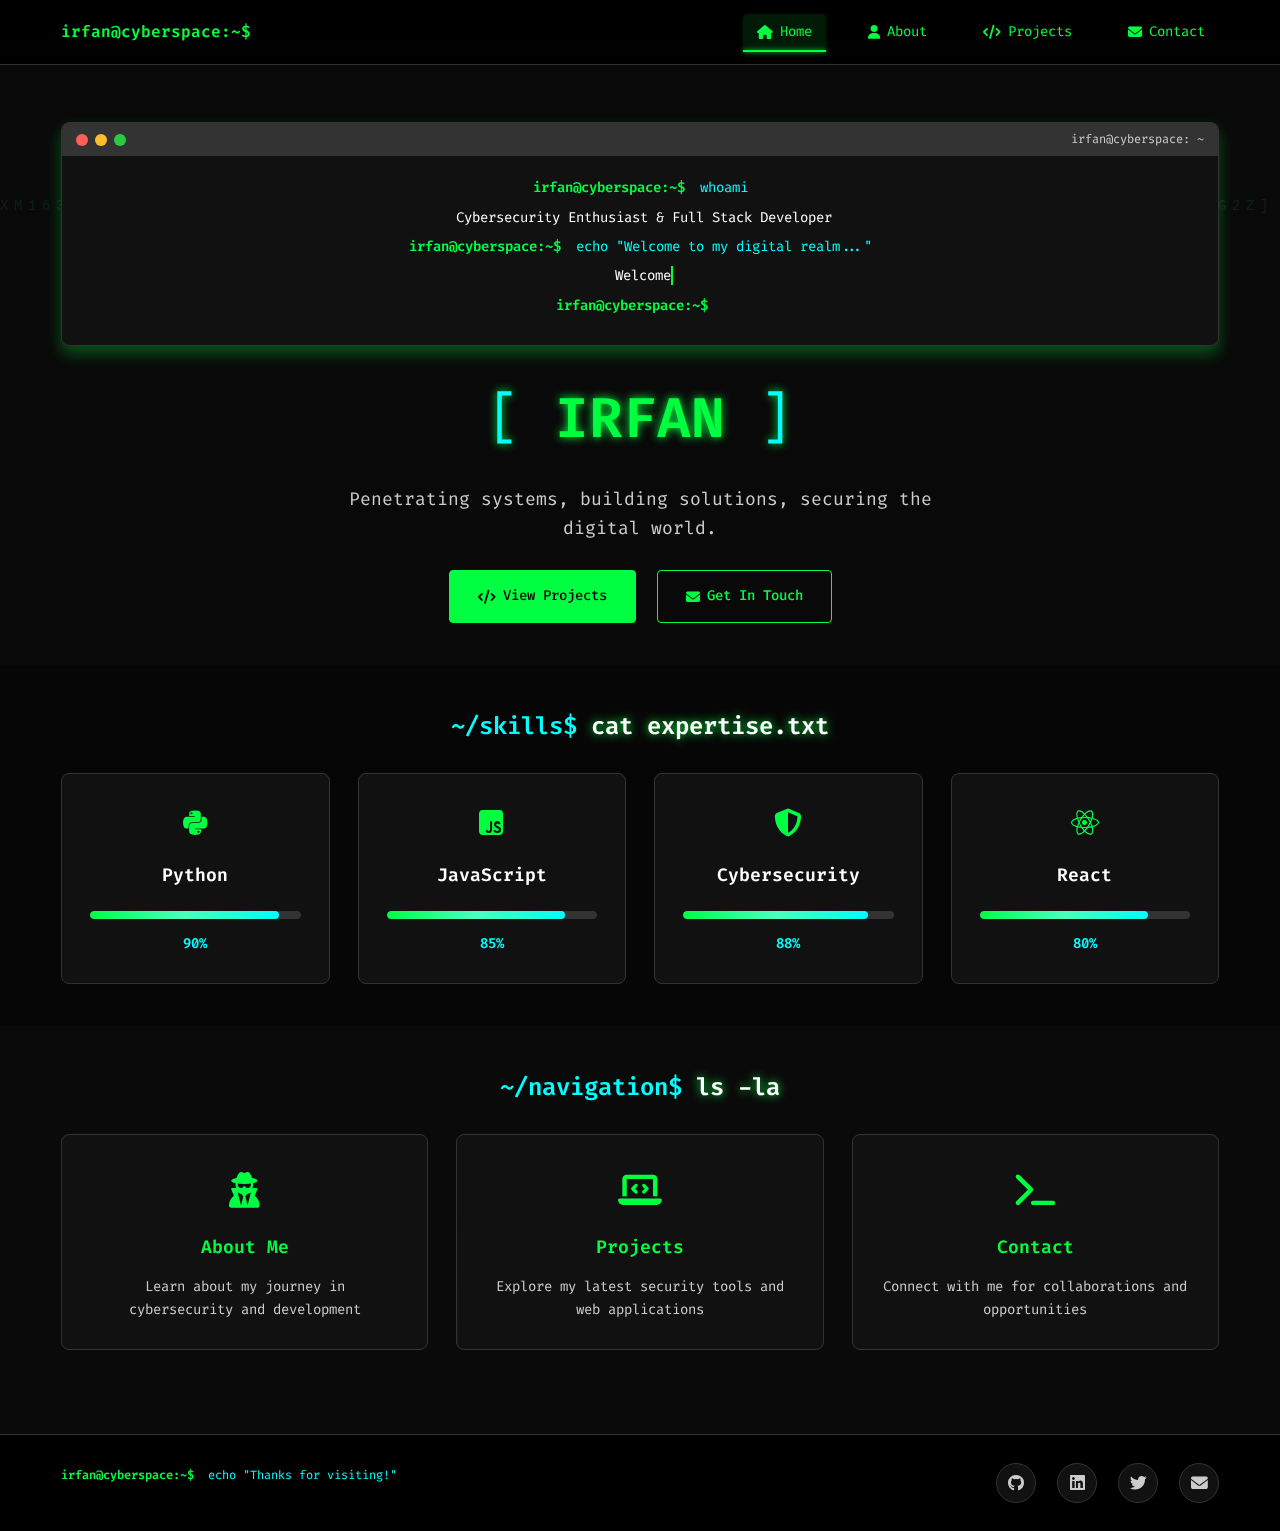
<file: index.html>
<!DOCTYPE html>
<html lang="en">
<head>
    <meta charset="UTF-8">
    <meta name="viewport" content="width=device-width, initial-scale=1.0">
    <title>Irfan's Cyber Space</title>
    <link rel="stylesheet" href="css/style.css">
    <link rel="preconnect" href="https://fonts.googleapis.com">
    <link rel="preconnect" href="https://fonts.gstatic.com" crossorigin>
    <link href="https://fonts.googleapis.com/css2?family=Fira+Code:wght@300;400;500;600;700&display=swap" rel="stylesheet">
    <link rel="stylesheet" href="https://cdnjs.cloudflare.com/ajax/libs/font-awesome/6.4.0/css/all.min.css">
</head>
<body>
    <!-- Animated Matrix Background -->
    <div class="matrix-bg">
        <canvas id="matrix-canvas"></canvas>
    </div>

    <!-- Navigation -->
    <nav class="navbar">
        <div class="nav-container">
            <div class="nav-logo">
                <a href="index.html">
                    <span class="terminal-prompt">irfan@cyberspace:~$</span>
                </a>
            </div>
            <ul class="nav-menu">
                <li class="nav-item">
                    <a href="index.html" class="nav-link active">
                        <i class="fas fa-home"></i> Home
                    </a>
                </li>
                <li class="nav-item">
                    <a href="about.html" class="nav-link">
                        <i class="fas fa-user"></i> About
                    </a>
                </li>
                <li class="nav-item">
                    <a href="projects.html" class="nav-link">
                        <i class="fas fa-code"></i> Projects
                    </a>
                </li>
                <li class="nav-item">
                    <a href="contact.html" class="nav-link">
                        <i class="fas fa-envelope"></i> Contact
                    </a>
                </li>
            </ul>
            <div class="hamburger">
                <span class="bar"></span>
                <span class="bar"></span>
                <span class="bar"></span>
            </div>
        </div>
    </nav>

    <!-- Main Content -->
    <main class="main-content">
        <!-- Hero Section -->
        <section class="hero">
            <div class="container">
                <div class="terminal-window">
                    <div class="terminal-header">
                        <div class="terminal-buttons">
                            <span class="btn-close"></span>
                            <span class="btn-minimize"></span>
                            <span class="btn-maximize"></span>
                        </div>
                        <div class="terminal-title">irfan@cyberspace: ~</div>
                    </div>
                    <div class="terminal-body">
                        <div class="terminal-line">
                            <span class="prompt">irfan@cyberspace:~$</span>
                            <span class="command">whoami</span>
                        </div>
                        <div class="terminal-line">
                            <span class="output">Cybersecurity Enthusiast & Full Stack Developer</span>
                        </div>
                        <div class="terminal-line">
                            <span class="prompt">irfan@cyberspace:~$</span>
                            <span class="command">echo "Welcome to my digital realm..."</span>
                        </div>
                        <div class="terminal-line">
                            <span class="output typing-text" id="typing-text"></span>
                        </div>
                        <div class="terminal-line">
                            <span class="prompt">irfan@cyberspace:~$</span>
                            <span class="cursor">█</span>
                        </div>
                    </div>
                </div>
                
                <div class="hero-content">
                    <h1 class="hero-title glow">
                        <span class="bracket">[</span>
                        IRFAN
                        <span class="bracket">]</span>
                    </h1>
                    <p class="hero-subtitle">
                        Penetrating systems, building solutions, securing the digital world.
                    </p>
                    <div class="hero-buttons">
                        <a href="projects.html" class="btn btn-primary">
                            <i class="fas fa-code"></i>
                            View Projects
                        </a>
                        <a href="contact.html" class="btn btn-secondary">
                            <i class="fas fa-envelope"></i>
                            Get In Touch
                        </a>
                    </div>
                </div>
            </div>
        </section>

        <!-- Skills Preview -->
        <section class="skills-preview">
            <div class="container">
                <h2 class="section-title">
                    <span class="terminal-prompt">~/skills$</span>
                    <span class="glow">cat expertise.txt</span>
                </h2>
                <div class="skills-grid">
                    <div class="skill-card">
                        <div class="skill-icon">
                            <i class="fab fa-python"></i>
                        </div>
                        <h3>Python</h3>
                        <div class="skill-bar">
                            <div class="skill-progress" data-skill="90"></div>
                        </div>
                        <span class="skill-percentage">90%</span>
                    </div>
                    <div class="skill-card">
                        <div class="skill-icon">
                            <i class="fab fa-js-square"></i>
                        </div>
                        <h3>JavaScript</h3>
                        <div class="skill-bar">
                            <div class="skill-progress" data-skill="85"></div>
                        </div>
                        <span class="skill-percentage">85%</span>
                    </div>
                    <div class="skill-card">
                        <div class="skill-icon">
                            <i class="fas fa-shield-alt"></i>
                        </div>
                        <h3>Cybersecurity</h3>
                        <div class="skill-bar">
                            <div class="skill-progress" data-skill="88"></div>
                        </div>
                        <span class="skill-percentage">88%</span>
                    </div>
                    <div class="skill-card">
                        <div class="skill-icon">
                            <i class="fab fa-react"></i>
                        </div>
                        <h3>React</h3>
                        <div class="skill-bar">
                            <div class="skill-progress" data-skill="80"></div>
                        </div>
                        <span class="skill-percentage">80%</span>
                    </div>
                </div>
            </div>
        </section>

        <!-- Quick Access -->
        <section class="quick-access">
            <div class="container">
                <h2 class="section-title">
                    <span class="terminal-prompt">~/navigation$</span>
                    <span class="glow">ls -la</span>
                </h2>
                <div class="access-grid">
                    <a href="about.html" class="access-card">
                        <div class="access-icon">
                            <i class="fas fa-user-secret"></i>
                        </div>
                        <h3>About Me</h3>
                        <p>Learn about my journey in cybersecurity and development</p>
                    </a>
                    <a href="projects.html" class="access-card">
                        <div class="access-icon">
                            <i class="fas fa-laptop-code"></i>
                        </div>
                        <h3>Projects</h3>
                        <p>Explore my latest security tools and web applications</p>
                    </a>
                    <a href="contact.html" class="access-card">
                        <div class="access-icon">
                            <i class="fas fa-terminal"></i>
                        </div>
                        <h3>Contact</h3>
                        <p>Connect with me for collaborations and opportunities</p>
                    </a>
                </div>
            </div>
        </section>
    </main>

    <!-- Footer -->
    <footer class="footer">
        <div class="container">
            <div class="footer-content">
                <div class="footer-left">
                    <p class="terminal-text">
                        <span class="prompt">irfan@cyberspace:~$</span>
                        <span class="command">echo "Thanks for visiting!"</span>
                    </p>
                </div>
                <div class="footer-right">
                    <div class="social-links">
                        <a href="#" class="social-link" aria-label="GitHub">
                            <i class="fab fa-github"></i>
                        </a>
                        <a href="#" class="social-link" aria-label="LinkedIn">
                            <i class="fab fa-linkedin"></i>
                        </a>
                        <a href="#" class="social-link" aria-label="Twitter">
                            <i class="fab fa-twitter"></i>
                        </a>
                        <a href="#" class="social-link" aria-label="Email">
                            <i class="fas fa-envelope"></i>
                        </a>
                    </div>
                </div>
            </div>
        </div>
    </footer>

    <script src="js/script.js"></script>
</body>
</html>
</file>
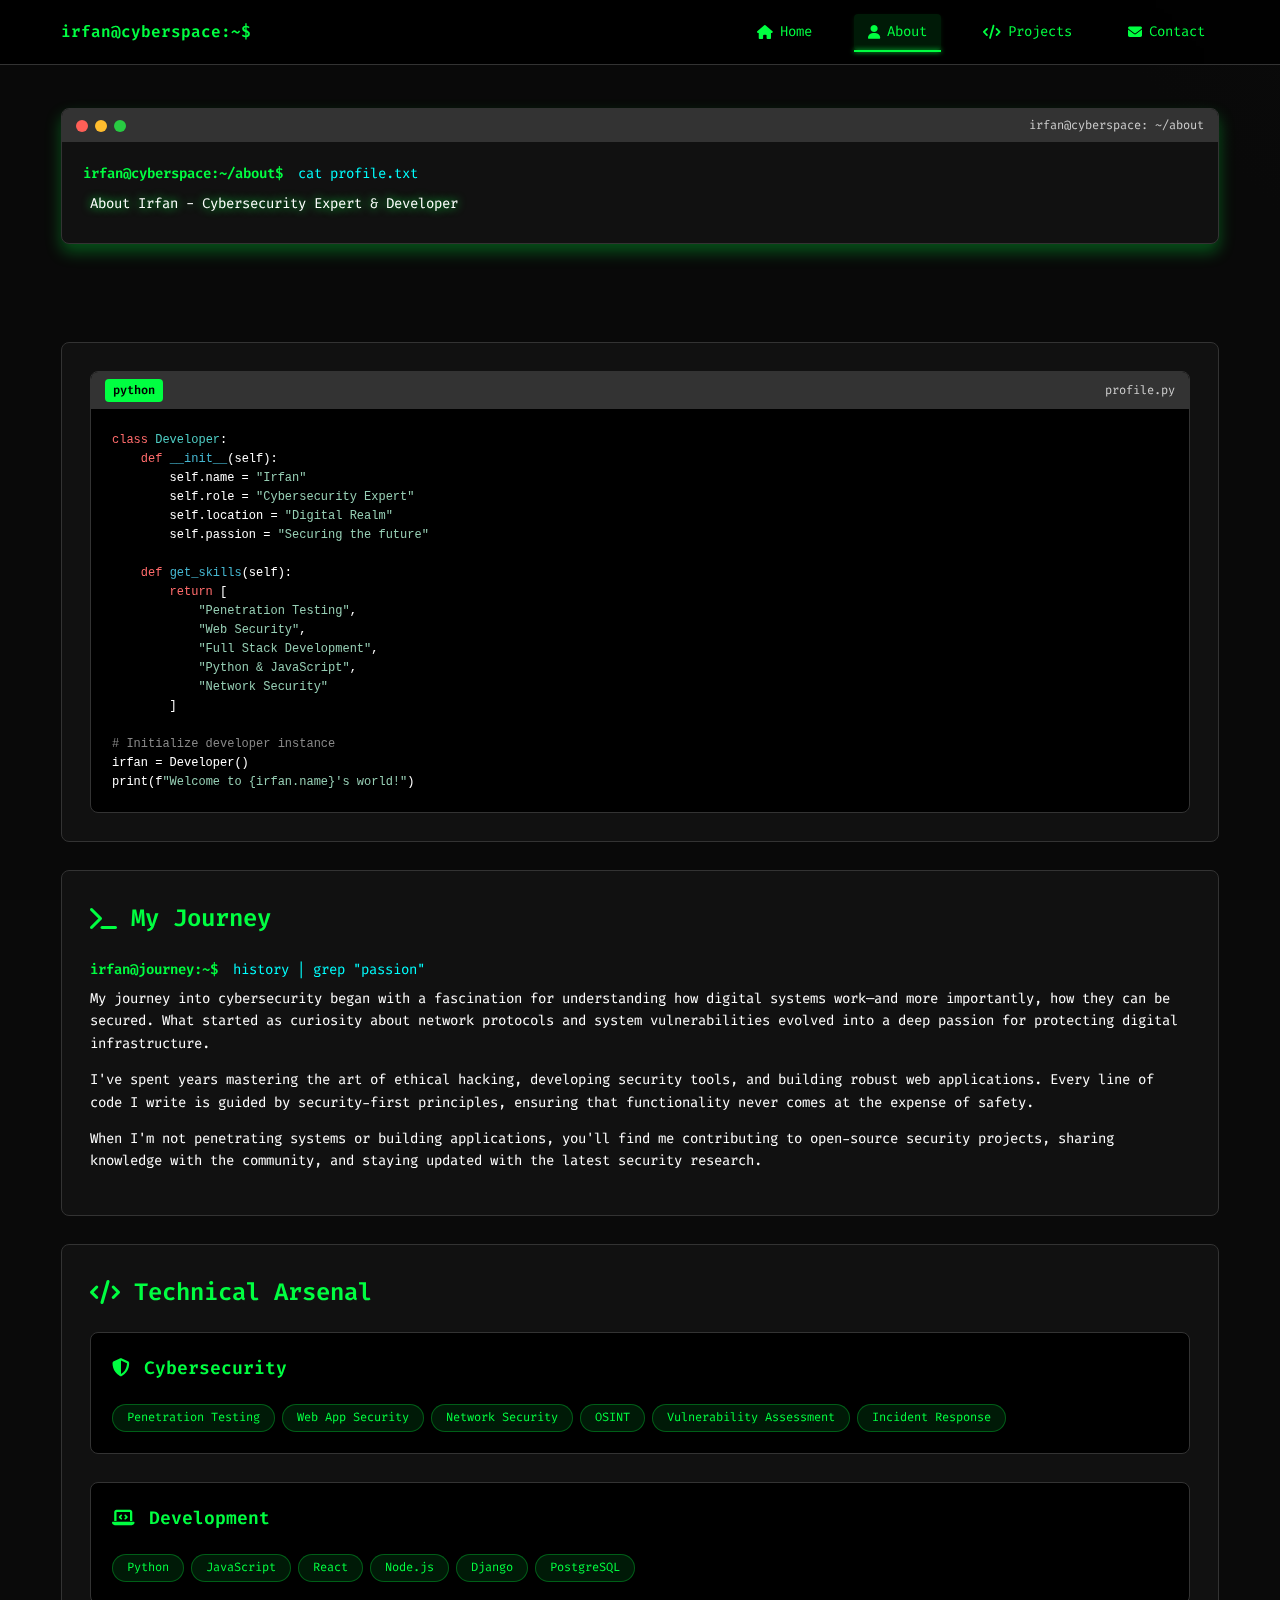
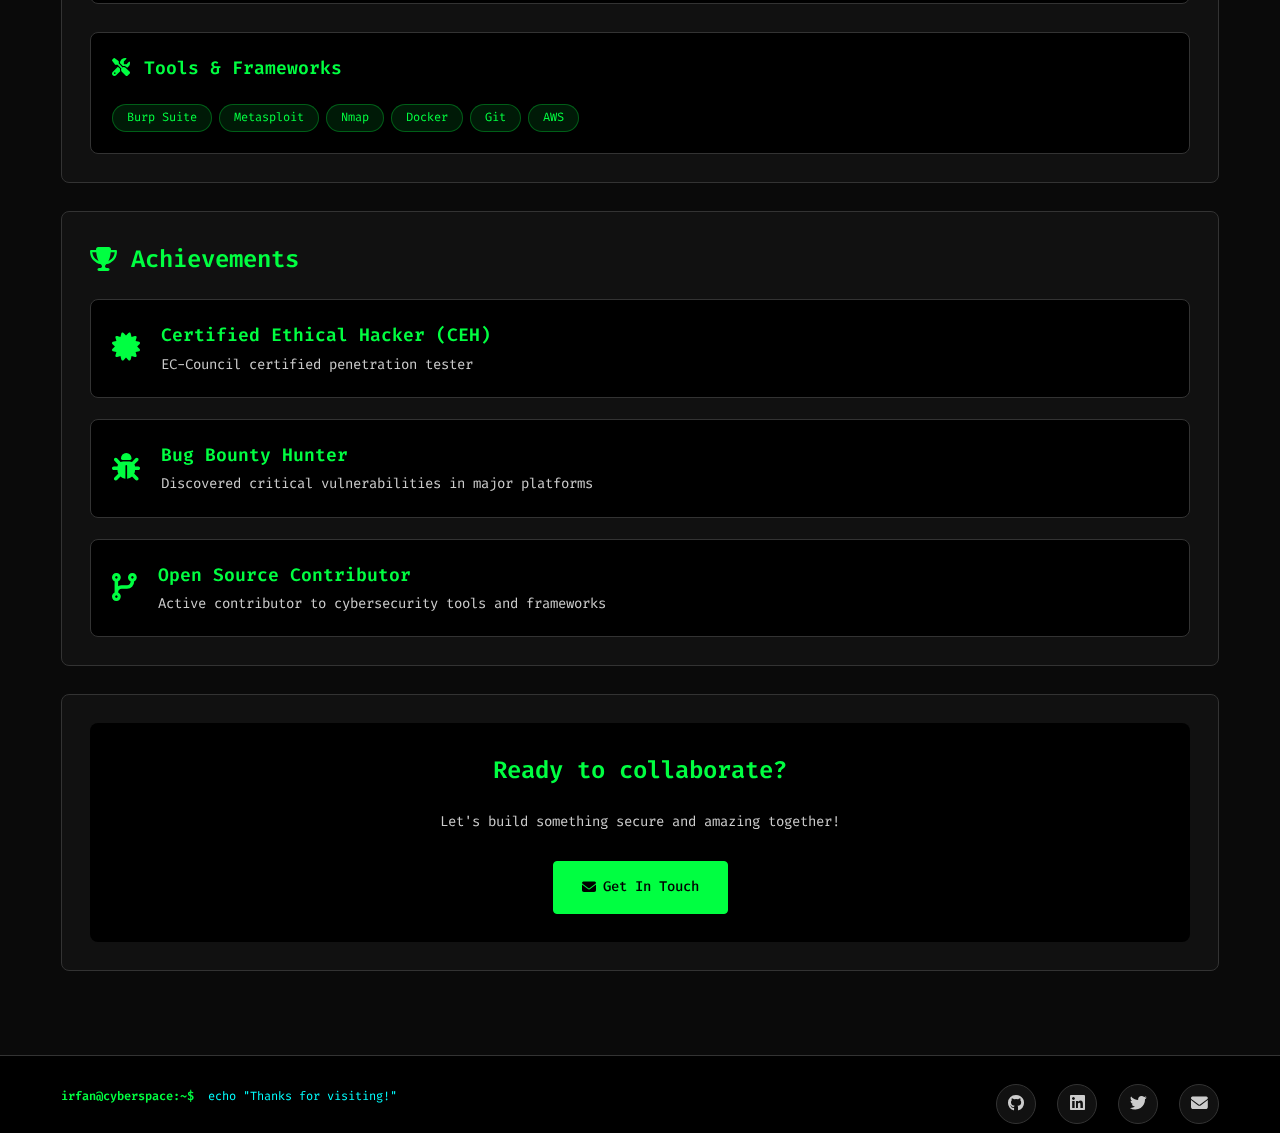
<file: about.html>
<!DOCTYPE html>
<html lang="en">
<head>
    <meta charset="UTF-8">
    <meta name="viewport" content="width=device-width, initial-scale=1.0">
    <title>About - Irfan's Cyber Space</title>
    <link rel="stylesheet" href="css/style.css">
    <link rel="preconnect" href="https://fonts.googleapis.com">
    <link rel="preconnect" href="https://fonts.gstatic.com" crossorigin>
    <link href="https://fonts.googleapis.com/css2?family=Fira+Code:wght@300;400;500;600;700&display=swap" rel="stylesheet">
    <link rel="stylesheet" href="https://cdnjs.cloudflare.com/ajax/libs/font-awesome/6.4.0/css/all.min.css">
</head>
<body>
    <!-- Animated Matrix Background -->
    <div class="matrix-bg">
        <canvas id="matrix-canvas"></canvas>
    </div>

    <!-- Navigation -->
    <nav class="navbar">
        <div class="nav-container">
            <div class="nav-logo">
                <a href="index.html">
                    <span class="terminal-prompt">irfan@cyberspace:~$</span>
                </a>
            </div>
            <ul class="nav-menu">
                <li class="nav-item">
                    <a href="index.html" class="nav-link">
                        <i class="fas fa-home"></i> Home
                    </a>
                </li>
                <li class="nav-item">
                    <a href="about.html" class="nav-link active">
                        <i class="fas fa-user"></i> About
                    </a>
                </li>
                <li class="nav-item">
                    <a href="projects.html" class="nav-link">
                        <i class="fas fa-code"></i> Projects
                    </a>
                </li>
                <li class="nav-item">
                    <a href="contact.html" class="nav-link">
                        <i class="fas fa-envelope"></i> Contact
                    </a>
                </li>
            </ul>
            <div class="hamburger">
                <span class="bar"></span>
                <span class="bar"></span>
                <span class="bar"></span>
            </div>
        </div>
    </nav>

    <!-- Main Content -->
    <main class="main-content">
        <!-- Page Header -->
        <section class="page-header">
            <div class="container">
                <div class="terminal-window">
                    <div class="terminal-header">
                        <div class="terminal-buttons">
                            <span class="btn-close"></span>
                            <span class="btn-minimize"></span>
                            <span class="btn-maximize"></span>
                        </div>
                        <div class="terminal-title">irfan@cyberspace: ~/about</div>
                    </div>
                    <div class="terminal-body">
                        <div class="terminal-line">
                            <span class="prompt">irfan@cyberspace:~/about$</span>
                            <span class="command">cat profile.txt</span>
                        </div>
                        <div class="terminal-line">
                            <span class="output glow">About Irfan - Cybersecurity Expert & Developer</span>
                        </div>
                    </div>
                </div>
            </div>
        </section>

        <!-- About Content -->
        <section class="about-content">
            <div class="container">
                <div class="about-grid">
                    <!-- Profile Info -->
                    <div class="about-card">
                        <div class="code-block">
                            <div class="code-header">
                                <span class="code-lang">python</span>
                                <span class="code-file">profile.py</span>
                            </div>
                            <div class="code-content">
                                <pre><code><span class="code-keyword">class</span> <span class="code-class">Developer</span>:
    <span class="code-keyword">def</span> <span class="code-function">__init__</span>(self):
        self.name = <span class="code-string">"Irfan"</span>
        self.role = <span class="code-string">"Cybersecurity Expert"</span>
        self.location = <span class="code-string">"Digital Realm"</span>
        self.passion = <span class="code-string">"Securing the future"</span>
        
    <span class="code-keyword">def</span> <span class="code-function">get_skills</span>(self):
        <span class="code-keyword">return</span> [
            <span class="code-string">"Penetration Testing"</span>,
            <span class="code-string">"Web Security"</span>,
            <span class="code-string">"Full Stack Development"</span>,
            <span class="code-string">"Python & JavaScript"</span>,
            <span class="code-string">"Network Security"</span>
        ]

<span class="code-comment"># Initialize developer instance</span>
irfan = Developer()
print(f<span class="code-string">"Welcome to {irfan.name}'s world!"</span>)</code></pre>
                            </div>
                        </div>
                    </div>

                    <!-- Story Section -->
                    <div class="about-card">
                        <h2 class="card-title">
                            <i class="fas fa-terminal"></i>
                            My Journey
                        </h2>
                        <div class="terminal-story">
                            <div class="terminal-line">
                                <span class="prompt">irfan@journey:~$</span>
                                <span class="command">history | grep "passion"</span>
                            </div>
                            <div class="story-content">
                                <p>My journey into cybersecurity began with a fascination for understanding how digital systems work—and more importantly, how they can be secured. What started as curiosity about network protocols and system vulnerabilities evolved into a deep passion for protecting digital infrastructure.</p>
                                
                                <p>I've spent years mastering the art of ethical hacking, developing security tools, and building robust web applications. Every line of code I write is guided by security-first principles, ensuring that functionality never comes at the expense of safety.</p>
                                
                                <p>When I'm not penetrating systems or building applications, you'll find me contributing to open-source security projects, sharing knowledge with the community, and staying updated with the latest security research.</p>
                            </div>
                        </div>
                    </div>

                    <!-- Skills Section -->
                    <div class="about-card">
                        <h2 class="card-title">
                            <i class="fas fa-code"></i>
                            Technical Arsenal
                        </h2>
                        <div class="skills-detailed">
                            <div class="skill-category">
                                <h3 class="category-title">
                                    <i class="fas fa-shield-alt"></i>
                                    Cybersecurity
                                </h3>
                                <div class="skill-tags">
                                    <span class="skill-tag">Penetration Testing</span>
                                    <span class="skill-tag">Web App Security</span>
                                    <span class="skill-tag">Network Security</span>
                                    <span class="skill-tag">OSINT</span>
                                    <span class="skill-tag">Vulnerability Assessment</span>
                                    <span class="skill-tag">Incident Response</span>
                                </div>
                            </div>
                            
                            <div class="skill-category">
                                <h3 class="category-title">
                                    <i class="fas fa-laptop-code"></i>
                                    Development
                                </h3>
                                <div class="skill-tags">
                                    <span class="skill-tag">Python</span>
                                    <span class="skill-tag">JavaScript</span>
                                    <span class="skill-tag">React</span>
                                    <span class="skill-tag">Node.js</span>
                                    <span class="skill-tag">Django</span>
                                    <span class="skill-tag">PostgreSQL</span>
                                </div>
                            </div>
                            
                            <div class="skill-category">
                                <h3 class="category-title">
                                    <i class="fas fa-tools"></i>
                                    Tools & Frameworks
                                </h3>
                                <div class="skill-tags">
                                    <span class="skill-tag">Burp Suite</span>
                                    <span class="skill-tag">Metasploit</span>
                                    <span class="skill-tag">Nmap</span>
                                    <span class="skill-tag">Docker</span>
                                    <span class="skill-tag">Git</span>
                                    <span class="skill-tag">AWS</span>
                                </div>
                            </div>
                        </div>
                    </div>

                    <!-- Achievements -->
                    <div class="about-card">
                        <h2 class="card-title">
                            <i class="fas fa-trophy"></i>
                            Achievements
                        </h2>
                        <div class="achievements-list">
                            <div class="achievement-item">
                                <div class="achievement-icon">
                                    <i class="fas fa-certificate"></i>
                                </div>
                                <div class="achievement-content">
                                    <h3>Certified Ethical Hacker (CEH)</h3>
                                    <p>EC-Council certified penetration tester</p>
                                </div>
                            </div>
                            <div class="achievement-item">
                                <div class="achievement-icon">
                                    <i class="fas fa-bug"></i>
                                </div>
                                <div class="achievement-content">
                                    <h3>Bug Bounty Hunter</h3>
                                    <p>Discovered critical vulnerabilities in major platforms</p>
                                </div>
                            </div>
                            <div class="achievement-item">
                                <div class="achievement-icon">
                                    <i class="fas fa-code-branch"></i>
                                </div>
                                <div class="achievement-content">
                                    <h3>Open Source Contributor</h3>
                                    <p>Active contributor to cybersecurity tools and frameworks</p>
                                </div>
                            </div>
                        </div>
                    </div>

                    <!-- Contact CTA -->
                    <div class="about-card">
                        <div class="cta-section">
                            <h2 class="cta-title">Ready to collaborate?</h2>
                            <p class="cta-text">Let's build something secure and amazing together!</p>
                            <a href="contact.html" class="btn btn-primary">
                                <i class="fas fa-envelope"></i>
                                Get In Touch
                            </a>
                        </div>
                    </div>
                </div>
            </div>
        </section>
    </main>

    <!-- Footer -->
    <footer class="footer">
        <div class="container">
            <div class="footer-content">
                <div class="footer-left">
                    <p class="terminal-text">
                        <span class="prompt">irfan@cyberspace:~$</span>
                        <span class="command">echo "Thanks for visiting!"</span>
                    </p>
                </div>
                <div class="footer-right">
                    <div class="social-links">
                        <a href="#" class="social-link" aria-label="GitHub">
                            <i class="fab fa-github"></i>
                        </a>
                        <a href="#" class="social-link" aria-label="LinkedIn">
                            <i class="fab fa-linkedin"></i>
                        </a>
                        <a href="#" class="social-link" aria-label="Twitter">
                            <i class="fab fa-twitter"></i>
                        </a>
                        <a href="#" class="social-link" aria-label="Email">
                            <i class="fas fa-envelope"></i>
                        </a>
                    </div>
                </div>
            </div>
        </div>
    </footer>

    <script src="js/script.js"></script>
</body>
</html>
</file>
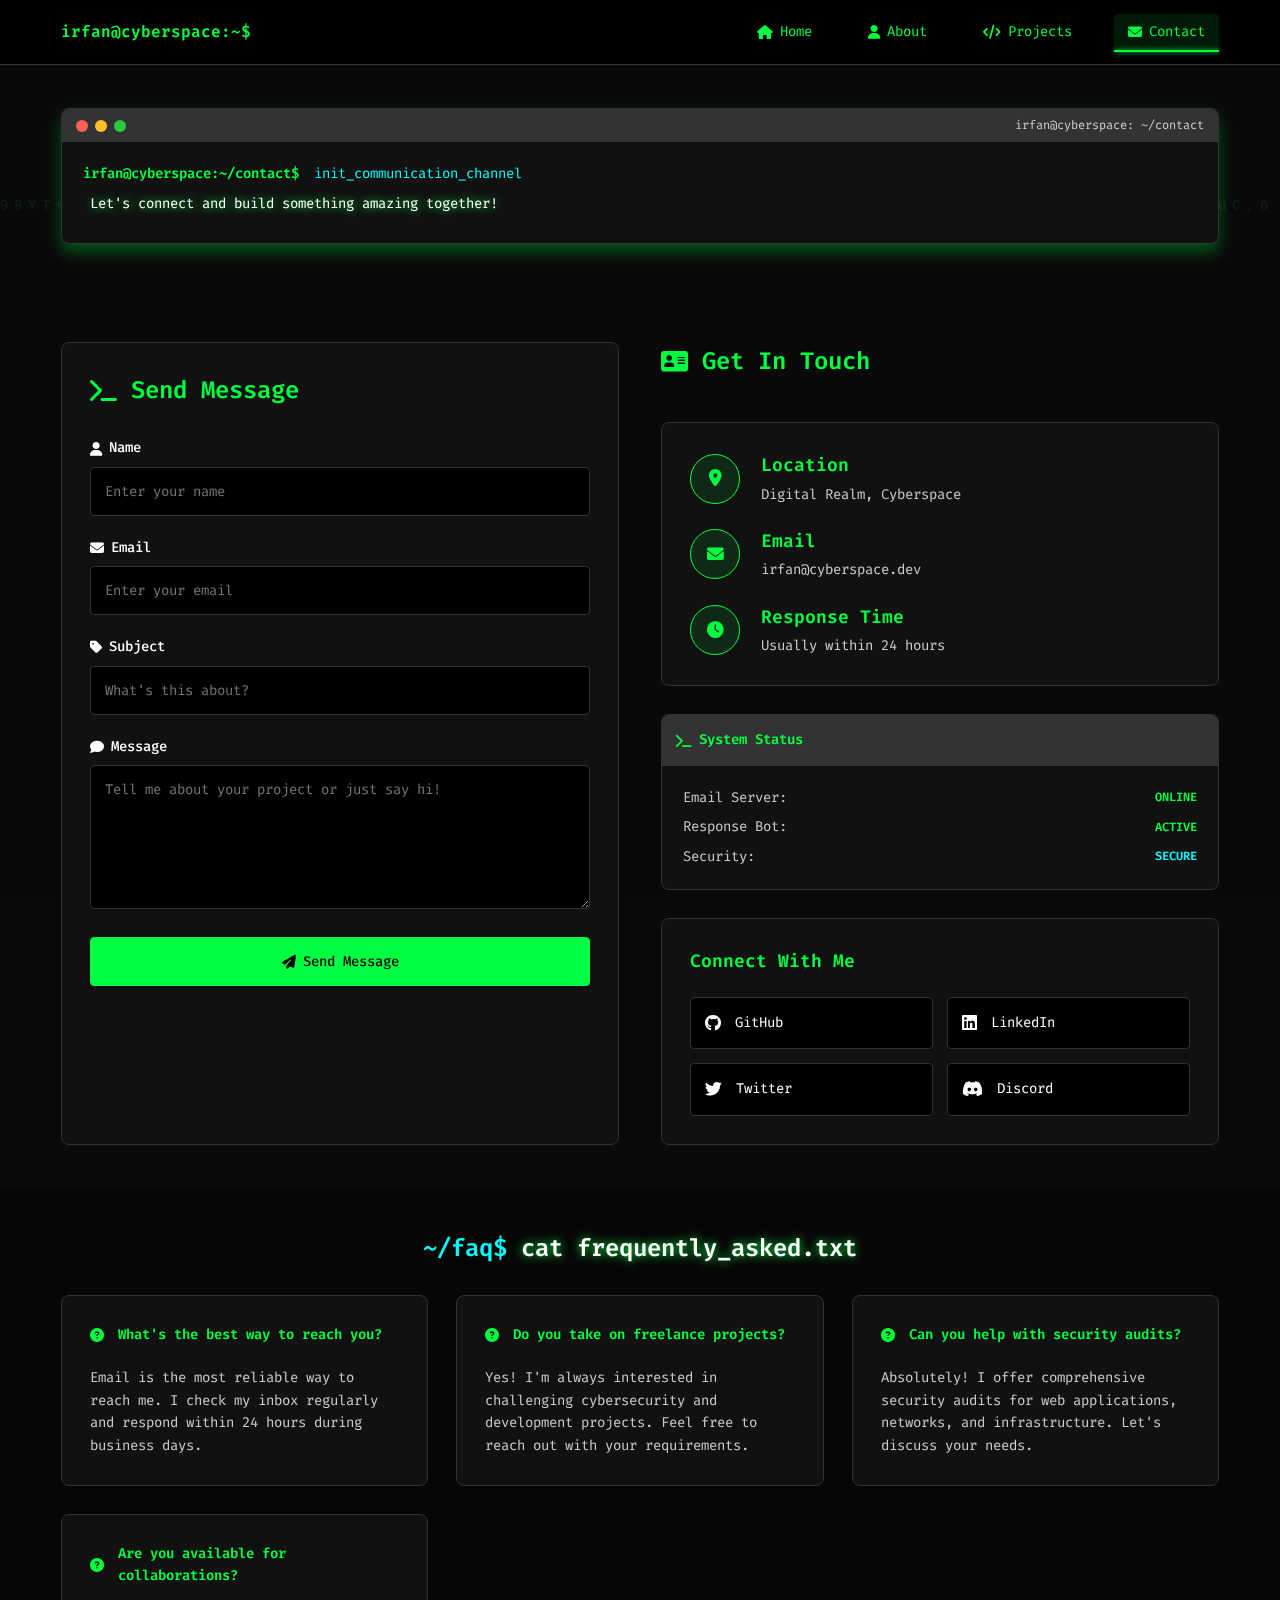
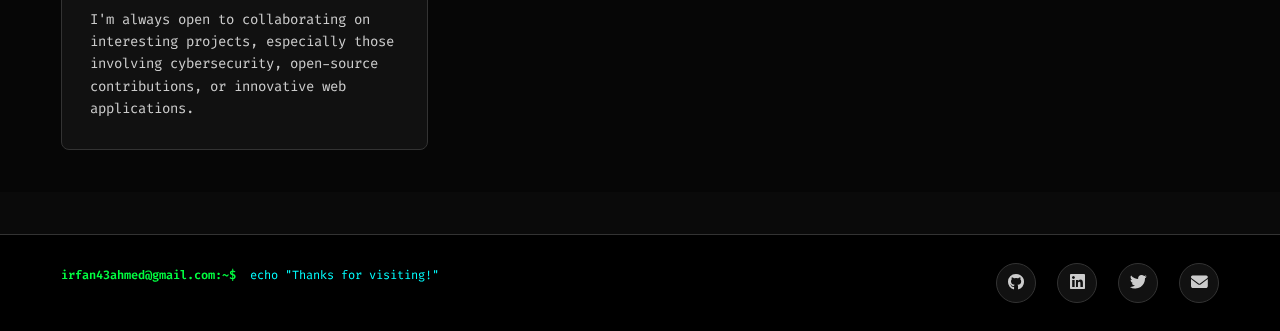
<file: contact.html>
<!DOCTYPE html>
<html lang="en">
<head>
    <meta charset="UTF-8">
    <meta name="viewport" content="width=device-width, initial-scale=1.0">
    <title>Contact - Irfan's Cyber Space</title>
    <link rel="stylesheet" href="css/style.css">
    <link rel="preconnect" href="https://fonts.googleapis.com">
    <link rel="preconnect" href="https://fonts.gstatic.com" crossorigin>
    <link href="https://fonts.googleapis.com/css2?family=Fira+Code:wght@300;400;500;600;700&display=swap" rel="stylesheet">
    <link rel="stylesheet" href="https://cdnjs.cloudflare.com/ajax/libs/font-awesome/6.4.0/css/all.min.css">
</head>
<body>
    <!-- Animated Matrix Background -->
    <div class="matrix-bg">
        <canvas id="matrix-canvas"></canvas>
    </div>

    <!-- Navigation -->
    <nav class="navbar">
        <div class="nav-container">
            <div class="nav-logo">
                <a href="index.html">
                    <span class="terminal-prompt">irfan@cyberspace:~$</span>
                </a>
            </div>
            <ul class="nav-menu">
                <li class="nav-item">
                    <a href="index.html" class="nav-link">
                        <i class="fas fa-home"></i> Home
                    </a>
                </li>
                <li class="nav-item">
                    <a href="about.html" class="nav-link">
                        <i class="fas fa-user"></i> About
                    </a>
                </li>
                <li class="nav-item">
                    <a href="projects.html" class="nav-link">
                        <i class="fas fa-code"></i> Projects
                    </a>
                </li>
                <li class="nav-item">
                    <a href="contact.html" class="nav-link active">
                        <i class="fas fa-envelope"></i> Contact
                    </a>
                </li>
            </ul>
            <div class="hamburger">
                <span class="bar"></span>
                <span class="bar"></span>
                <span class="bar"></span>
            </div>
        </div>
    </nav>

    <!-- Main Content -->
    <main class="main-content">
        <!-- Page Header -->
        <section class="page-header">
            <div class="container">
                <div class="terminal-window">
                    <div class="terminal-header">
                        <div class="terminal-buttons">
                            <span class="btn-close"></span>
                            <span class="btn-minimize"></span>
                            <span class="btn-maximize"></span>
                        </div>
                        <div class="terminal-title">irfan@cyberspace: ~/contact</div>
                    </div>
                    <div class="terminal-body">
                        <div class="terminal-line">
                            <span class="prompt">irfan@cyberspace:~/contact$</span>
                            <span class="command">init_communication_channel</span>
                        </div>
                        <div class="terminal-line">
                            <span class="output glow">Let's connect and build something amazing together!</span>
                        </div>
                    </div>
                </div>
            </div>
        </section>

        <!-- Contact Section -->
        <section class="contact-section">
            <div class="container">
                <div class="contact-grid">
                    <!-- Contact Form -->
                    <div class="contact-form-container">
                        <h2 class="form-title">
                            <i class="fas fa-terminal"></i>
                            Send Message
                        </h2>
                        <form class="contact-form" id="contactForm">
                            <div class="form-group">
                                <label for="name" class="form-label">
                                    <i class="fas fa-user"></i>
                                    Name
                                </label>
                                <input 
                                    type="text" 
                                    id="name" 
                                    name="name" 
                                    class="form-input" 
                                    placeholder="Enter your name"
                                    required
                                >
                                <div class="input-border"></div>
                            </div>

                            <div class="form-group">
                                <label for="email" class="form-label">
                                    <i class="fas fa-envelope"></i>
                                    Email
                                </label>
                                <input 
                                    type="email" 
                                    id="email" 
                                    name="email" 
                                    class="form-input" 
                                    placeholder="Enter your email"
                                    required
                                >
                                <div class="input-border"></div>
                            </div>

                            <div class="form-group">
                                <label for="subject" class="form-label">
                                    <i class="fas fa-tag"></i>
                                    Subject
                                </label>
                                <input 
                                    type="text" 
                                    id="subject" 
                                    name="subject" 
                                    class="form-input" 
                                    placeholder="What's this about?"
                                    required
                                >
                                <div class="input-border"></div>
                            </div>

                            <div class="form-group">
                                <label for="message" class="form-label">
                                    <i class="fas fa-comment"></i>
                                    Message
                                </label>
                                <textarea 
                                    id="message" 
                                    name="message" 
                                    class="form-textarea" 
                                    placeholder="Tell me about your project or just say hi!"
                                    rows="6"
                                    required
                                ></textarea>
                                <div class="input-border"></div>
                            </div>

                            <button type="submit" class="btn btn-primary btn-submit">
                                <i class="fas fa-paper-plane"></i>
                                <span class="btn-text">Send Message</span>
                                <span class="btn-loading" style="display: none;">
                                    <i class="fas fa-spinner fa-spin"></i>
                                    Sending...
                                </span>
                            </button>
                        </form>
                    </div>

                    <!-- Contact Info -->
                    <div class="contact-info">
                        <h2 class="info-title">
                            <i class="fas fa-address-card"></i>
                            Get In Touch
                        </h2>
                        <div class="info-content">
                            <div class="info-item">
                                <div class="info-icon">
                                    <i class="fas fa-map-marker-alt"></i>
                                </div>
                                <div class="info-text">
                                    <h3>Location</h3>
                                    <p>Digital Realm, Cyberspace</p>
                                </div>
                            </div>
                            <div class="info-item">
                                <div class="info-icon">
                                    <i class="fas fa-envelope"></i>
                                </div>
                                <div class="info-text">
                                    <h3>Email</h3>
                                    <p>irfan@cyberspace.dev</p>
                                </div>
                            </div>
                            <div class="info-item">
                                <div class="info-icon">
                                    <i class="fas fa-clock"></i>
                                </div>
                                <div class="info-text">
                                    <h3>Response Time</h3>
                                    <p>Usually within 24 hours</p>
                                </div>
                            </div>
                        </div>

                        <!-- Terminal Status -->
                        <div class="terminal-status">
                            <div class="status-header">
                                <i class="fas fa-terminal"></i>
                                System Status
                            </div>
                            <div class="status-body">
                                <div class="status-line">
                                    <span class="status-label">Email Server:</span>
                                    <span class="status-value online">ONLINE</span>
                                </div>
                                <div class="status-line">
                                    <span class="status-label">Response Bot:</span>
                                    <span class="status-value online">ACTIVE</span>
                                </div>
                                <div class="status-line">
                                    <span class="status-label">Security:</span>
                                    <span class="status-value secure">SECURE</span>
                                </div>
                            </div>
                        </div>

                        <!-- Social Links -->
                        <div class="social-section">
                            <h3 class="social-title">Connect With Me</h3>
                            <div class="social-links-contact">
                                <a href="#" class="social-link-contact" aria-label="GitHub">
                                    <i class="fab fa-github"></i>
                                    <span>GitHub</span>
                                </a>
                                <a href="#" class="social-link-contact" aria-label="LinkedIn">
                                    <i class="fab fa-linkedin"></i>
                                    <span>LinkedIn</span>
                                </a>
                                <a href="#" class="social-link-contact" aria-label="Twitter">
                                    <i class="fab fa-twitter"></i>
                                    <span>Twitter</span>
                                </a>
                                <a href="#" class="social-link-contact" aria-label="Discord">
                                    <i class="fab fa-discord"></i>
                                    <span>Discord</span>
                                </a>
                            </div>
                        </div>
                    </div>
                </div>
            </div>
        </section>

        <!-- FAQ Section -->
        <section class="faq-section">
            <div class="container">
                <h2 class="section-title">
                    <span class="terminal-prompt">~/faq$</span>
                    <span class="glow">cat frequently_asked.txt</span>
                </h2>
                <div class="faq-grid">
                    <div class="faq-item">
                        <div class="faq-question">
                            <i class="fas fa-question-circle"></i>
                            What's the best way to reach you?
                        </div>
                        <div class="faq-answer">
                            Email is the most reliable way to reach me. I check my inbox regularly and respond within 24 hours during business days.
                        </div>
                    </div>
                    <div class="faq-item">
                        <div class="faq-question">
                            <i class="fas fa-question-circle"></i>
                            Do you take on freelance projects?
                        </div>
                        <div class="faq-answer">
                            Yes! I'm always interested in challenging cybersecurity and development projects. Feel free to reach out with your requirements.
                        </div>
                    </div>
                    <div class="faq-item">
                        <div class="faq-question">
                            <i class="fas fa-question-circle"></i>
                            Can you help with security audits?
                        </div>
                        <div class="faq-answer">
                            Absolutely! I offer comprehensive security audits for web applications, networks, and infrastructure. Let's discuss your needs.
                        </div>
                    </div>
                    <div class="faq-item">
                        <div class="faq-question">
                            <i class="fas fa-question-circle"></i>
                            Are you available for collaborations?
                        </div>
                        <div class="faq-answer">
                            I'm always open to collaborating on interesting projects, especially those involving cybersecurity, open-source contributions, or innovative web applications.
                        </div>
                    </div>
                </div>
            </div>
        </section>
    </main>

    <!-- Footer -->
    <footer class="footer">
        <div class="container">
            <div class="footer-content">
                <div class="footer-left">
                    <p class="terminal-text">
                        <span class="prompt">irfan43ahmed@gmail.com:~$</span>
                        <span class="command">echo "Thanks for visiting!"</span>
                    </p>
                </div>
                <div class="footer-right">
                    <div class="social-links">
                        <a href="#" class="social-link" aria-label="GitHub">
                            <i class="fab fa-github"></i>
                        </a>
                        <a href="#" class="social-link" aria-label="LinkedIn">
                            <i class="fab fa-linkedin"></i>
                        </a>
                        <a href="#" class="social-link" aria-label="Twitter">
                            <i class="fab fa-twitter"></i>
                        </a>
                        <a href="#" class="social-link" aria-label="Email">
                            <i class="fas fa-envelope"></i>
                        </a>
                    </div>
                </div>
            </div>
        </div>
    </footer>

    <script src="js/script.js"></script>
</body>
</html>
</file>
<file: css/style.css>
/* ==========================================
   HACKER PORTFOLIO CSS - DARK THEME
   ========================================== */

/* === ROOT VARIABLES === */
:root {
    /* Colors */
    --primary-green: #00ff41;
    --secondary-green: #00cc33;
    --accent-cyan: #00ffff;
    --dark-bg: #0a0a0a;
    --darker-bg: #000000;
    --card-bg: #111111;
    --border-color: #333333;
    --text-primary: #ffffff;
    --text-secondary: #cccccc;
    --text-muted: #888888;
    --success: #00ff41;
    --warning: #ffcc00;
    --error: #ff0000;
    
    /* Fonts */
    --font-main: 'Fira Code', 'Monaco', 'Consolas', monospace;
    --font-size-base: 14px;
    --font-size-small: 12px;
    --font-size-large: 16px;
    --font-size-xl: 18px;
    --font-size-xxl: 24px;
    --font-size-hero: 3rem;
    
    /* Spacing */
    --spacing-xs: 0.25rem;
    --spacing-sm: 0.5rem;
    --spacing-md: 1rem;
    --spacing-lg: 1.5rem;
    --spacing-xl: 2rem;
    --spacing-xxl: 3rem;
    
    /* Borders */
    --border-width: 1px;
    --border-radius: 4px;
    --border-radius-lg: 8px;
    
    /* Shadows */
    --shadow-sm: 0 2px 4px rgba(0, 255, 65, 0.1);
    --shadow-md: 0 4px 8px rgba(0, 255, 65, 0.2);
    --shadow-lg: 0 8px 16px rgba(0, 255, 65, 0.3);
    --shadow-glow: 0 0 20px rgba(0, 255, 65, 0.5);
    
    /* Transitions */
    --transition-fast: 0.2s ease;
    --transition-normal: 0.3s ease;
    --transition-slow: 0.5s ease;
}

/* === RESET AND BASE STYLES === */
* {
    margin: 0;
    padding: 0;
    box-sizing: border-box;
}

html {
    font-size: var(--font-size-base);
    scroll-behavior: smooth;
}

body {
    font-family: var(--font-main);
    background-color: var(--dark-bg);
    color: var(--text-primary);
    line-height: 1.6;
    overflow-x: hidden;
}

/* === MATRIX BACKGROUND === */
.matrix-bg {
    position: fixed;
    top: 0;
    left: 0;
    width: 100%;
    height: 100%;
    z-index: -1;
    opacity: 0.1;
}

#matrix-canvas {
    width: 100%;
    height: 100%;
    background: linear-gradient(45deg, var(--darker-bg), var(--dark-bg));
}

/* === CONTAINER === */
.container {
    max-width: 1200px;
    margin: 0 auto;
    padding: 0 var(--spacing-lg);
}

/* === TYPOGRAPHY === */
h1, h2, h3, h4, h5, h6 {
    font-family: var(--font-main);
    font-weight: 600;
    margin-bottom: var(--spacing-md);
}

h1 { font-size: var(--font-size-hero); }
h2 { font-size: var(--font-size-xxl); }
h3 { font-size: var(--font-size-xl); }
h4 { font-size: var(--font-size-large); }

p {
    margin-bottom: var(--spacing-md);
}

a {
    color: var(--primary-green);
    text-decoration: none;
    transition: var(--transition-fast);
}

a:hover {
    color: var(--accent-cyan);
    text-shadow: 0 0 5px currentColor;
}

/* === GLOWING EFFECTS === */
.glow {
    text-shadow: 0 0 10px var(--primary-green);
    animation: glow 2s ease-in-out infinite alternate;
}

@keyframes glow {
    from { text-shadow: 0 0 10px var(--primary-green); }
    to { text-shadow: 0 0 20px var(--primary-green), 0 0 30px var(--primary-green); }
}

/* === NAVIGATION === */
.navbar {
    position: fixed;
    top: 0;
    width: 100%;
    background: rgba(0, 0, 0, 0.9);
    backdrop-filter: blur(10px);
    border-bottom: var(--border-width) solid var(--border-color);
    z-index: 1000;
    padding: var(--spacing-md) 0;
}

.nav-container {
    display: flex;
    justify-content: space-between;
    align-items: center;
    max-width: 1200px;
    margin: 0 auto;
    padding: 0 var(--spacing-lg);
}

.nav-logo a {
    font-size: var(--font-size-large);
    font-weight: 700;
    color: var(--primary-green);
}

.terminal-prompt {
    color: var(--primary-green);
    font-weight: 600;
}

.nav-menu {
    display: flex;
    list-style: none;
    gap: var(--spacing-xl);
}

.nav-link {
    display: flex;
    align-items: center;
    gap: var(--spacing-sm);
    padding: var(--spacing-sm) var(--spacing-md);
    border-radius: var(--border-radius);
    transition: var(--transition-fast);
    position: relative;
}

.nav-link:hover,
.nav-link.active {
    background: rgba(0, 255, 65, 0.1);
    color: var(--primary-green);
    box-shadow: var(--shadow-sm);
}

.nav-link.active::after {
    content: '';
    position: absolute;
    bottom: -2px;
    left: 0;
    width: 100%;
    height: 2px;
    background: var(--primary-green);
    box-shadow: 0 0 5px var(--primary-green);
}

/* === HAMBURGER MENU === */
.hamburger {
    display: none;
    flex-direction: column;
    cursor: pointer;
    gap: 4px;
}

.hamburger .bar {
    width: 25px;
    height: 3px;
    background: var(--primary-green);
    transition: var(--transition-fast);
}

.hamburger.active .bar:nth-child(1) {
    transform: rotate(45deg) translate(5px, 5px);
}

.hamburger.active .bar:nth-child(2) {
    opacity: 0;
}

.hamburger.active .bar:nth-child(3) {
    transform: rotate(-45deg) translate(7px, -6px);
}

/* === MAIN CONTENT === */
.main-content {
    margin-top: 80px;
    min-height: calc(100vh - 80px);
}

/* === TERMINAL WINDOW === */
.terminal-window {
    background: var(--card-bg);
    border: var(--border-width) solid var(--border-color);
    border-radius: var(--border-radius-lg);
    box-shadow: var(--shadow-lg);
    margin-bottom: var(--spacing-xl);
    overflow: hidden;
}

.terminal-header {
    display: flex;
    justify-content: space-between;
    align-items: center;
    background: var(--border-color);
    padding: var(--spacing-sm) var(--spacing-md);
}

.terminal-buttons {
    display: flex;
    gap: var(--spacing-sm);
}

.terminal-buttons span {
    width: 12px;
    height: 12px;
    border-radius: 50%;
}

.btn-close { background: #ff5f57; }
.btn-minimize { background: #ffbd2e; }
.btn-maximize { background: #28ca42; }

.terminal-title {
    color: var(--text-secondary);
    font-size: var(--font-size-small);
}

.terminal-body {
    padding: var(--spacing-lg);
}

.terminal-line {
    margin-bottom: var(--spacing-sm);
    font-family: var(--font-main);
}

.prompt {
    color: var(--primary-green);
    font-weight: 600;
}

.command {
    color: var(--accent-cyan);
    margin-left: var(--spacing-sm);
}

.output {
    color: var(--text-primary);
    margin-left: var(--spacing-sm);
}

.cursor {
    animation: blink 1s infinite;
}

@keyframes blink {
    50% { opacity: 0; }
}

/* === TYPING ANIMATION === */
.typing-text {
    border-right: 2px solid var(--primary-green);
    white-space: nowrap;
    overflow: hidden;
    animation: typing 3s steps(40, end), blink-caret 1s step-end infinite;
}

@keyframes typing {
    from { width: 0; }
    to { width: 100%; }
}

@keyframes blink-caret {
    from, to { border-color: transparent; }
    50% { border-color: var(--primary-green); }
}

/* === HERO SECTION === */
.hero {
    padding: var(--spacing-xxl) 0;
    text-align: center;
}

.hero-title {
    font-size: clamp(2rem, 5vw, 4rem);
    margin-bottom: var(--spacing-lg);
    color: var(--primary-green);
}

.bracket {
    color: var(--accent-cyan);
    font-weight: 400;
}

.hero-subtitle {
    font-size: var(--font-size-xl);
    color: var(--text-secondary);
    margin-bottom: var(--spacing-xl);
    max-width: 600px;
    margin-left: auto;
    margin-right: auto;
}

.hero-buttons {
    display: flex;
    gap: var(--spacing-lg);
    justify-content: center;
    flex-wrap: wrap;
}

/* === BUTTONS === */
.btn {
    display: inline-flex;
    align-items: center;
    gap: var(--spacing-sm);
    padding: var(--spacing-md) var(--spacing-xl);
    border: var(--border-width) solid;
    border-radius: var(--border-radius);
    font-family: var(--font-main);
    font-size: var(--font-size-base);
    font-weight: 500;
    text-decoration: none;
    transition: var(--transition-fast);
    cursor: pointer;
    position: relative;
    overflow: hidden;
}

.btn::before {
    content: '';
    position: absolute;
    top: 0;
    left: -100%;
    width: 100%;
    height: 100%;
    background: linear-gradient(90deg, transparent, rgba(255, 255, 255, 0.1), transparent);
    transition: var(--transition-slow);
}

.btn:hover::before {
    left: 100%;
}

.btn-primary {
    background: var(--primary-green);
    color: var(--darker-bg);
    border-color: var(--primary-green);
}

.btn-primary:hover {
    background: var(--secondary-green);
    box-shadow: var(--shadow-glow);
    transform: translateY(-2px);
}

.btn-secondary {
    background: transparent;
    color: var(--primary-green);
    border-color: var(--primary-green);
}

.btn-secondary:hover {
    background: var(--primary-green);
    color: var(--darker-bg);
    box-shadow: var(--shadow-glow);
}

/* === SECTIONS === */
.section-title {
    font-size: var(--font-size-xxl);
    margin-bottom: var(--spacing-xl);
    text-align: center;
}

.section-title .terminal-prompt {
    color: var(--accent-cyan);
}

/* === SKILLS SECTION === */
.skills-preview {
    padding: var(--spacing-xxl) 0;
    background: rgba(0, 0, 0, 0.3);
}

.skills-grid {
    display: grid;
    grid-template-columns: repeat(auto-fit, minmax(250px, 1fr));
    gap: var(--spacing-xl);
}

.skill-card {
    background: var(--card-bg);
    border: var(--border-width) solid var(--border-color);
    border-radius: var(--border-radius-lg);
    padding: var(--spacing-xl);
    text-align: center;
    transition: var(--transition-fast);
    position: relative;
    overflow: hidden;
}

.skill-card::before {
    content: '';
    position: absolute;
    top: 0;
    left: 0;
    width: 100%;
    height: 2px;
    background: var(--primary-green);
    transform: scaleX(0);
    transition: var(--transition-fast);
}

.skill-card:hover::before {
    transform: scaleX(1);
}

.skill-card:hover {
    transform: translateY(-5px);
    box-shadow: var(--shadow-lg);
    border-color: var(--primary-green);
}

.skill-icon {
    font-size: 2rem;
    color: var(--primary-green);
    margin-bottom: var(--spacing-md);
}

.skill-card h3 {
    color: var(--text-primary);
    margin-bottom: var(--spacing-lg);
}

.skill-bar {
    background: var(--border-color);
    height: 8px;
    border-radius: 4px;
    overflow: hidden;
    margin-bottom: var(--spacing-md);
}

.skill-progress {
    height: 100%;
    background: linear-gradient(90deg, var(--primary-green), var(--accent-cyan));
    border-radius: 4px;
    transition: width 2s ease;
    position: relative;
}

.skill-progress::after {
    content: '';
    position: absolute;
    top: 0;
    left: 0;
    width: 100%;
    height: 100%;
    background: linear-gradient(90deg, transparent, rgba(255, 255, 255, 0.3), transparent);
    animation: shimmer 2s infinite;
}

@keyframes shimmer {
    0% { transform: translateX(-100%); }
    100% { transform: translateX(100%); }
}

.skill-percentage {
    color: var(--accent-cyan);
    font-weight: 600;
}

/* === QUICK ACCESS === */
.quick-access {
    padding: var(--spacing-xxl) 0;
}

.access-grid {
    display: grid;
    grid-template-columns: repeat(auto-fit, minmax(300px, 1fr));
    gap: var(--spacing-xl);
}

.access-card {
    background: var(--card-bg);
    border: var(--border-width) solid var(--border-color);
    border-radius: var(--border-radius-lg);
    padding: var(--spacing-xl);
    text-align: center;
    transition: var(--transition-fast);
    text-decoration: none;
    color: var(--text-primary);
    position: relative;
    overflow: hidden;
}

.access-card::before {
    content: '';
    position: absolute;
    top: 0;
    left: 0;
    width: 100%;
    height: 100%;
    background: linear-gradient(45deg, transparent, rgba(0, 255, 65, 0.1), transparent);
    transform: translateX(-100%);
    transition: var(--transition-slow);
}

.access-card:hover::before {
    transform: translateX(100%);
}

.access-card:hover {
    transform: translateY(-10px);
    box-shadow: var(--shadow-lg);
    border-color: var(--primary-green);
}

.access-icon {
    font-size: 2.5rem;
    color: var(--primary-green);
    margin-bottom: var(--spacing-md);
}

.access-card h3 {
    color: var(--primary-green);
    margin-bottom: var(--spacing-md);
}

.access-card p {
    color: var(--text-secondary);
    margin-bottom: 0;
}

/* === PAGE HEADER === */
.page-header {
    padding: var(--spacing-xl) 0;
}

/* === ABOUT PAGE === */
.about-content {
    padding: var(--spacing-xxl) 0;
}

.about-grid {
    display: grid;
    gap: var(--spacing-xl);
}

.about-card {
    background: var(--card-bg);
    border: var(--border-width) solid var(--border-color);
    border-radius: var(--border-radius-lg);
    padding: var(--spacing-xl);
    transition: var(--transition-fast);
}

.about-card:hover {
    border-color: var(--primary-green);
    box-shadow: var(--shadow-md);
}

.card-title {
    display: flex;
    align-items: center;
    gap: var(--spacing-md);
    color: var(--primary-green);
    margin-bottom: var(--spacing-lg);
}

/* === CODE BLOCK === */
.code-block {
    background: var(--darker-bg);
    border: var(--border-width) solid var(--border-color);
    border-radius: var(--border-radius-lg);
    overflow: hidden;
}

.code-header {
    display: flex;
    justify-content: space-between;
    align-items: center;
    background: var(--border-color);
    padding: var(--spacing-sm) var(--spacing-md);
}

.code-lang {
    background: var(--primary-green);
    color: var(--darker-bg);
    padding: 2px 8px;
    border-radius: 4px;
    font-size: var(--font-size-small);
    font-weight: 600;
}

.code-file {
    color: var(--text-secondary);
    font-size: var(--font-size-small);
}

.code-content {
    padding: var(--spacing-lg);
    overflow-x: auto;
}

.code-content pre {
    margin: 0;
    font-family: var(--font-main);
    font-size: var(--font-size-small);
    line-height: 1.5;
}

.code-keyword { color: #ff6b6b; }
.code-class { color: #4ecdc4; }
.code-function { color: #45b7d1; }
.code-string { color: #96ceb4; }
.code-comment { color: var(--text-muted); }

/* === SKILLS DETAILED === */
.skills-detailed {
    display: grid;
    gap: var(--spacing-xl);
}

.skill-category {
    background: var(--darker-bg);
    padding: var(--spacing-lg);
    border-radius: var(--border-radius-lg);
    border: var(--border-width) solid var(--border-color);
}

.category-title {
    display: flex;
    align-items: center;
    gap: var(--spacing-md);
    color: var(--primary-green);
    margin-bottom: var(--spacing-lg);
}

.skill-tags {
    display: flex;
    flex-wrap: wrap;
    gap: var(--spacing-sm);
}

.skill-tag {
    background: rgba(0, 255, 65, 0.1);
    color: var(--primary-green);
    padding: var(--spacing-xs) var(--spacing-md);
    border-radius: 20px;
    font-size: var(--font-size-small);
    border: var(--border-width) solid rgba(0, 255, 65, 0.3);
    transition: var(--transition-fast);
}

.skill-tag:hover {
    background: var(--primary-green);
    color: var(--darker-bg);
    transform: translateY(-2px);
}

/* === ACHIEVEMENTS === */
.achievements-list {
    display: grid;
    gap: var(--spacing-lg);
}

.achievement-item {
    display: flex;
    align-items: center;
    gap: var(--spacing-lg);
    padding: var(--spacing-lg);
    background: var(--darker-bg);
    border-radius: var(--border-radius-lg);
    border: var(--border-width) solid var(--border-color);
    transition: var(--transition-fast);
}

.achievement-item:hover {
    border-color: var(--primary-green);
    transform: translateX(10px);
}

.achievement-icon {
    font-size: 2rem;
    color: var(--primary-green);
}

.achievement-content h3 {
    color: var(--primary-green);
    margin-bottom: var(--spacing-xs);
}

.achievement-content p {
    color: var(--text-secondary);
    margin-bottom: 0;
}

/* === CTA SECTION === */
.cta-section {
    text-align: center;
    padding: var(--spacing-xl);
    background: var(--darker-bg);
    border-radius: var(--border-radius-lg);
}

.cta-title {
    color: var(--primary-green);
    margin-bottom: var(--spacing-md);
}

.cta-text {
    color: var(--text-secondary);
    margin-bottom: var(--spacing-xl);
}

/* === PROJECTS PAGE === */
.projects-section {
    padding: var(--spacing-xxl) 0;
}

.projects-grid {
    display: grid;
    grid-template-columns: repeat(auto-fit, minmax(350px, 1fr));
    gap: var(--spacing-xl);
}

.project-card {
    background: var(--card-bg);
    border: var(--border-width) solid var(--border-color);
    border-radius: var(--border-radius-lg);
    overflow: hidden;
    transition: var(--transition-fast);
    position: relative;
}

.project-card:hover {
    transform: translateY(-10px);
    box-shadow: var(--shadow-lg);
    border-color: var(--primary-green);
}

.project-image {
    position: relative;
    height: 200px;
    overflow: hidden;
}

.project-image img {
    width: 100%;
    height: 100%;
    object-fit: cover;
    transition: var(--transition-slow);
}

.project-card:hover .project-image img {
    transform: scale(1.1);
}

.project-overlay {
    position: absolute;
    top: 0;
    left: 0;
    width: 100%;
    height: 100%;
    background: rgba(0, 0, 0, 0.8);
    display: flex;
    align-items: center;
    justify-content: center;
    opacity: 0;
    transition: var(--transition-fast);
}

.project-card:hover .project-overlay {
    opacity: 1;
}

.project-links {
    display: flex;
    gap: var(--spacing-lg);
}

.project-link {
    display: flex;
    align-items: center;
    justify-content: center;
    width: 50px;
    height: 50px;
    background: var(--primary-green);
    color: var(--darker-bg);
    border-radius: 50%;
    font-size: 1.2rem;
    transition: var(--transition-fast);
}

.project-link:hover {
    background: var(--accent-cyan);
    transform: scale(1.1);
}

.project-content {
    padding: var(--spacing-xl);
}

.project-header {
    display: flex;
    justify-content: space-between;
    align-items: flex-start;
    margin-bottom: var(--spacing-md);
}

.project-title {
    color: var(--primary-green);
    margin-bottom: 0;
}

.project-status {
    margin-left: var(--spacing-md);
}

.status-badge {
    padding: var(--spacing-xs) var(--spacing-sm);
    border-radius: 20px;
    font-size: var(--font-size-small);
    font-weight: 600;
    text-transform: uppercase;
}

.status-badge.active {
    background: rgba(0, 255, 65, 0.2);
    color: var(--primary-green);
    border: var(--border-width) solid var(--primary-green);
}

.status-badge.completed {
    background: rgba(0, 255, 255, 0.2);
    color: var(--accent-cyan);
    border: var(--border-width) solid var(--accent-cyan);
}

.status-badge.development {
    background: rgba(255, 204, 0, 0.2);
    color: var(--warning);
    border: var(--border-width) solid var(--warning);
}

.project-description {
    color: var(--text-secondary);
    margin-bottom: var(--spacing-lg);
}

.project-tech {
    display: flex;
    flex-wrap: wrap;
    gap: var(--spacing-sm);
    margin-bottom: var(--spacing-lg);
}

.tech-tag {
    background: rgba(0, 255, 65, 0.1);
    color: var(--primary-green);
    padding: var(--spacing-xs) var(--spacing-sm);
    border-radius: 4px;
    font-size: var(--font-size-small);
    border: var(--border-width) solid rgba(0, 255, 65, 0.3);
}

.project-stats {
    display: flex;
    justify-content: space-between;
    align-items: center;
}

.stat-item {
    display: flex;
    align-items: center;
    gap: var(--spacing-xs);
    color: var(--text-muted);
    font-size: var(--font-size-small);
}

.stat-item i {
    color: var(--primary-green);
}

/* === GITHUB STATS === */
.github-stats {
    padding: var(--spacing-xxl) 0;
    background: rgba(0, 0, 0, 0.3);
}

.stats-grid {
    display: grid;
    grid-template-columns: repeat(auto-fit, minmax(200px, 1fr));
    gap: var(--spacing-xl);
}

.stat-card {
    background: var(--card-bg);
    border: var(--border-width) solid var(--border-color);
    border-radius: var(--border-radius-lg);
    padding: var(--spacing-xl);
    text-align: center;
    transition: var(--transition-fast);
}

.stat-card:hover {
    transform: translateY(-5px);
    border-color: var(--primary-green);
    box-shadow: var(--shadow-md);
}

.stat-icon {
    font-size: 2rem;
    color: var(--primary-green);
    margin-bottom: var(--spacing-md);
}

.stat-number {
    font-size: 2rem;
    font-weight: 700;
    color: var(--primary-green);
    margin-bottom: var(--spacing-sm);
}

.stat-label {
    color: var(--text-secondary);
    font-size: var(--font-size-small);
    text-transform: uppercase;
    letter-spacing: 1px;
}

.projects-cta {
    padding: var(--spacing-xxl) 0;
    text-align: center;
}

.cta-content {
    max-width: 600px;
    margin: 0 auto;
}

.cta-title {
    color: var(--primary-green);
    margin-bottom: var(--spacing-lg);
}

.cta-text {
    color: var(--text-secondary);
    margin-bottom: var(--spacing-xl);
}

/* === CONTACT PAGE === */
.contact-section {
    padding: var(--spacing-xxl) 0;
}

.contact-grid {
    display: grid;
    grid-template-columns: 1fr 1fr;
    gap: var(--spacing-xxl);
}

.contact-form-container {
    background: var(--card-bg);
    border: var(--border-width) solid var(--border-color);
    border-radius: var(--border-radius-lg);
    padding: var(--spacing-xl);
}

.form-title {
    display: flex;
    align-items: center;
    gap: var(--spacing-md);
    color: var(--primary-green);
    margin-bottom: var(--spacing-xl);
}

.form-group {
    margin-bottom: var(--spacing-lg);
    position: relative;
}

.form-label {
    display: flex;
    align-items: center;
    gap: var(--spacing-sm);
    margin-bottom: var(--spacing-sm);
    color: var(--text-primary);
    font-weight: 500;
}

.form-input,
.form-textarea {
    width: 100%;
    padding: var(--spacing-md);
    background: var(--darker-bg);
    border: var(--border-width) solid var(--border-color);
    border-radius: var(--border-radius);
    color: var(--text-primary);
    font-family: var(--font-main);
    font-size: var(--font-size-base);
    transition: var(--transition-fast);
}

.form-input:focus,
.form-textarea:focus {
    outline: none;
    border-color: var(--primary-green);
    box-shadow: 0 0 0 2px rgba(0, 255, 65, 0.2);
}

.form-textarea {
    resize: vertical;
    min-height: 120px;
}

.input-border {
    position: absolute;
    bottom: 0;
    left: 0;
    width: 0;
    height: 2px;
    background: var(--primary-green);
    transition: var(--transition-fast);
}

.form-input:focus + .input-border,
.form-textarea:focus + .input-border {
    width: 100%;
}

.btn-submit {
    width: 100%;
    justify-content: center;
    position: relative;
}

.btn-loading {
    position: absolute;
    top: 50%;
    left: 50%;
    transform: translate(-50%, -50%);
}

.contact-info {
    display: flex;
    flex-direction: column;
    gap: var(--spacing-xl);
}

.info-title {
    display: flex;
    align-items: center;
    gap: var(--spacing-md);
    color: var(--primary-green);
}

.info-content {
    background: var(--card-bg);
    border: var(--border-width) solid var(--border-color);
    border-radius: var(--border-radius-lg);
    padding: var(--spacing-xl);
}

.info-item {
    display: flex;
    align-items: center;
    gap: var(--spacing-lg);
    margin-bottom: var(--spacing-lg);
}

.info-item:last-child {
    margin-bottom: 0;
}

.info-icon {
    width: 50px;
    height: 50px;
    background: rgba(0, 255, 65, 0.1);
    border: var(--border-width) solid var(--primary-green);
    border-radius: 50%;
    display: flex;
    align-items: center;
    justify-content: center;
    color: var(--primary-green);
    font-size: 1.2rem;
}

.info-text h3 {
    color: var(--primary-green);
    margin-bottom: var(--spacing-xs);
}

.info-text p {
    color: var(--text-secondary);
    margin-bottom: 0;
}

/* === TERMINAL STATUS === */
.terminal-status {
    background: var(--card-bg);
    border: var(--border-width) solid var(--border-color);
    border-radius: var(--border-radius-lg);
    overflow: hidden;
}

.status-header {
    background: var(--border-color);
    padding: var(--spacing-md);
    color: var(--primary-green);
    font-weight: 600;
    display: flex;
    align-items: center;
    gap: var(--spacing-sm);
}

.status-body {
    padding: var(--spacing-lg);
}

.status-line {
    display: flex;
    justify-content: space-between;
    align-items: center;
    margin-bottom: var(--spacing-sm);
}

.status-line:last-child {
    margin-bottom: 0;
}

.status-label {
    color: var(--text-secondary);
}

.status-value {
    font-weight: 600;
    text-transform: uppercase;
    font-size: var(--font-size-small);
}

.status-value.online {
    color: var(--success);
}

.status-value.secure {
    color: var(--accent-cyan);
}

/* === SOCIAL SECTION === */
.social-section {
    background: var(--card-bg);
    border: var(--border-width) solid var(--border-color);
    border-radius: var(--border-radius-lg);
    padding: var(--spacing-xl);
}

.social-title {
    color: var(--primary-green);
    margin-bottom: var(--spacing-lg);
}

.social-links-contact {
    display: grid;
    grid-template-columns: repeat(2, 1fr);
    gap: var(--spacing-md);
}

.social-link-contact {
    display: flex;
    align-items: center;
    gap: var(--spacing-md);
    padding: var(--spacing-md);
    background: var(--darker-bg);
    border: var(--border-width) solid var(--border-color);
    border-radius: var(--border-radius);
    color: var(--text-primary);
    transition: var(--transition-fast);
}

.social-link-contact:hover {
    border-color: var(--primary-green);
    background: rgba(0, 255, 65, 0.1);
    color: var(--primary-green);
}

.social-link-contact i {
    font-size: 1.2rem;
}

/* === FAQ SECTION === */
.faq-section {
    padding: var(--spacing-xxl) 0;
    background: rgba(0, 0, 0, 0.3);
}

.faq-grid {
    display: grid;
    grid-template-columns: repeat(auto-fit, minmax(350px, 1fr));
    gap: var(--spacing-xl);
}

.faq-item {
    background: var(--card-bg);
    border: var(--border-width) solid var(--border-color);
    border-radius: var(--border-radius-lg);
    padding: var(--spacing-xl);
    transition: var(--transition-fast);
}

.faq-item:hover {
    border-color: var(--primary-green);
    transform: translateY(-5px);
}

.faq-question {
    display: flex;
    align-items: center;
    gap: var(--spacing-md);
    color: var(--primary-green);
    font-weight: 600;
    margin-bottom: var(--spacing-lg);
}

.faq-answer {
    color: var(--text-secondary);
    line-height: 1.6;
}

/* === FOOTER === */
.footer {
    background: var(--darker-bg);
    border-top: var(--border-width) solid var(--border-color);
    padding: var(--spacing-xl) 0;
    margin-top: var(--spacing-xxl);
}

.footer-content {
    display: flex;
    justify-content: space-between;
    align-items: center;
    flex-wrap: wrap;
    gap: var(--spacing-lg);
}

.terminal-text {
    color: var(--text-secondary);
    font-size: var(--font-size-small);
}

.social-links {
    display: flex;
    gap: var(--spacing-lg);
}

.social-link {
    display: flex;
    align-items: center;
    justify-content: center;
    width: 40px;
    height: 40px;
    background: var(--card-bg);
    border: var(--border-width) solid var(--border-color);
    border-radius: 50%;
    color: var(--text-secondary);
    font-size: 1.2rem;
    transition: var(--transition-fast);
}

.social-link:hover {
    background: var(--primary-green);
    color: var(--darker-bg);
    border-color: var(--primary-green);
    transform: translateY(-2px);
}

/* === RESPONSIVE DESIGN === */
@media (max-width: 768px) {
    .nav-menu {
        position: fixed;
        top: 100%;
        left: 0;
        width: 100%;
        height: calc(100vh - 100%);
        background: var(--darker-bg);
        flex-direction: column;
        justify-content: flex-start;
        align-items: center;
        padding: var(--spacing-xl) 0;
        transform: translateY(-100%);
        transition: var(--transition-fast);
        border-top: var(--border-width) solid var(--border-color);
    }

    .nav-menu.active {
        transform: translateY(0);
    }

    .nav-menu li {
        width: 100%;
        text-align: center;
    }

    .nav-link {
        justify-content: center;
        width: 100%;
        padding: var(--spacing-lg);
    }

    .hamburger {
        display: flex;
    }

    .hero-title {
        font-size: 2.5rem;
    }

    .hero-buttons {
        flex-direction: column;
        align-items: center;
    }

    .contact-grid {
        grid-template-columns: 1fr;
        gap: var(--spacing-xl);
    }

    .social-links-contact {
        grid-template-columns: 1fr;
    }

    .projects-grid {
        grid-template-columns: 1fr;
    }

    .skills-grid {
        grid-template-columns: 1fr;
    }

    .stats-grid {
        grid-template-columns: repeat(2, 1fr);
    }

    .access-grid {
        grid-template-columns: 1fr;
    }

    .faq-grid {
        grid-template-columns: 1fr;
    }

    .footer-content {
        flex-direction: column;
        text-align: center;
    }
}

@media (max-width: 480px) {
    .container {
        padding: 0 var(--spacing-md);
    }

    .hero-title {
        font-size: 2rem;
    }

    .section-title {
        font-size: var(--font-size-xl);
    }

    .terminal-window {
        margin-bottom: var(--spacing-lg);
    }

    .terminal-body {
        padding: var(--spacing-md);
    }

    .project-card,
    .skill-card,
    .about-card,
    .contact-form-container,
    .info-content {
        padding: var(--spacing-lg);
    }

    .stats-grid {
        grid-template-columns: 1fr;
    }

    .btn {
        padding: var(--spacing-sm) var(--spacing-lg);
    }
}

/* === ANIMATIONS === */
@keyframes fadeIn {
    from {
        opacity: 0;
        transform: translateY(20px);
    }
    to {
        opacity: 1;
        transform: translateY(0);
    }
}

@keyframes slideIn {
    from {
        transform: translateX(-100%);
        opacity: 0;
    }
    to {
        transform: translateX(0);
        opacity: 1;
    }
}

@keyframes pulse {
    0%, 100% {
        transform: scale(1);
    }
    50% {
        transform: scale(1.05);
    }
}

/* === UTILITY CLASSES === */
.fade-in {
    animation: fadeIn 0.6s ease-out;
}

.slide-in {
    animation: slideIn 0.6s ease-out;
}

.pulse {
    animation: pulse 2s infinite;
}

/* === SCROLLBAR === */
::-webkit-scrollbar {
    width: 8px;
}

::-webkit-scrollbar-track {
    background: var(--darker-bg);
}

::-webkit-scrollbar-thumb {
    background: var(--primary-green);
    border-radius: 4px;
}

::-webkit-scrollbar-thumb:hover {
    background: var(--secondary-green);
}

/* === SELECTION === */
::selection {
    background: var(--primary-green);
    color: var(--darker-bg);
}

::-moz-selection {
    background: var(--primary-green);
    color: var(--darker-bg);
}
</file>
